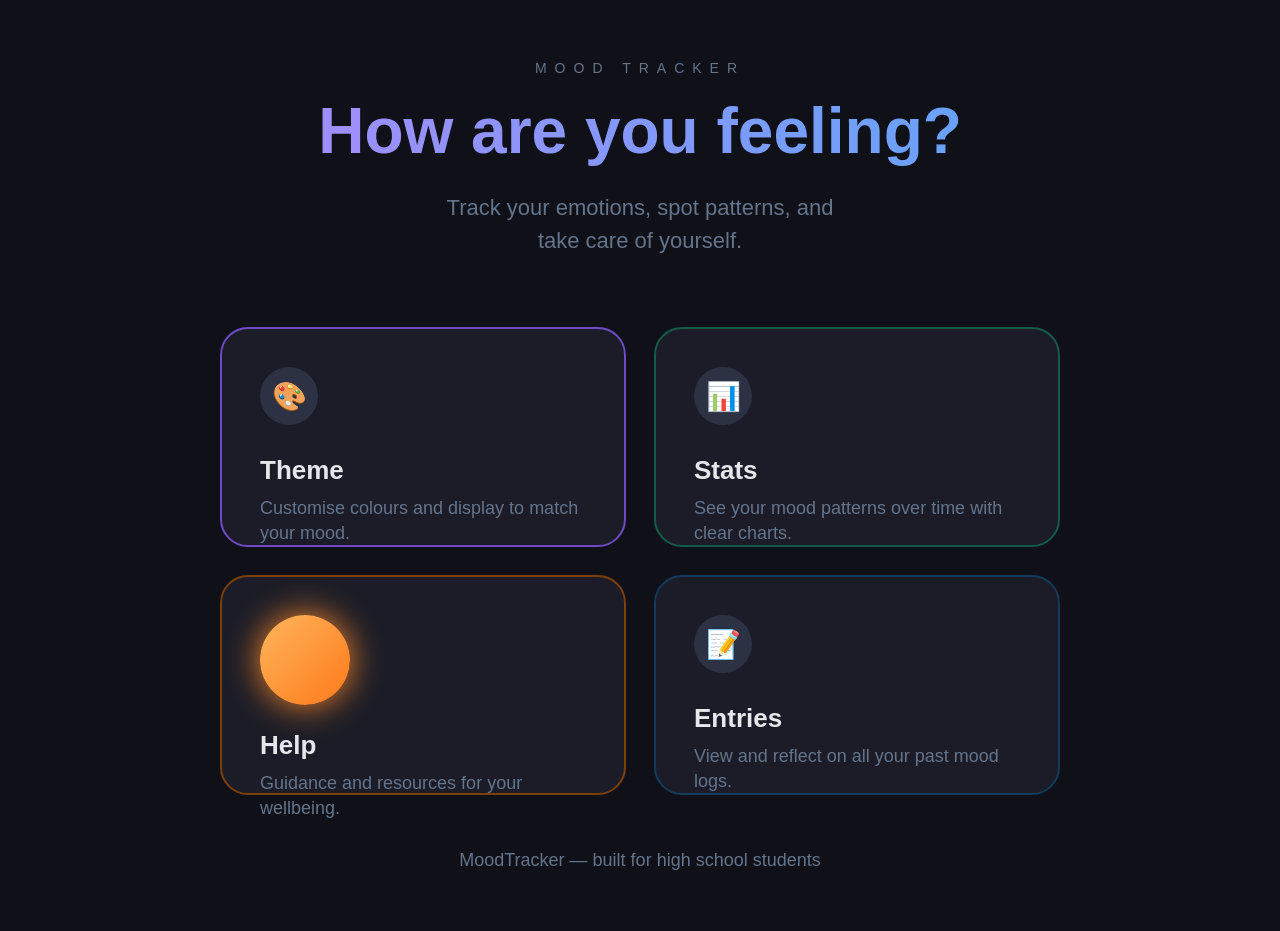
<file: index.html>
<!DOCTYPE html>
<html lang="en">
<head>
  <meta charset="UTF-8" />
  <meta name="viewport" content="width=device-width, initial-scale=1.0" />
  <title>Mood Tracker</title>
  <link rel="stylesheet" href="style.css" />
</head>
<body>
  <main class="container">
    <p class="label">MOOD TRACKER</p>

    <h1>How are you feeling?</h1>

    <p class="subtitle">
      Track your emotions, spot patterns, and<br />
      take care of yourself.
    </p>

    <section class="card-grid">
      <button class="card purple">
        <div class="icon">🎨</div>
        <h2>Theme</h2>
        <p>Customise colours and display to match your mood.</p>
      </button>

      <button class="card green">
        <div class="icon">📊</div>
        <h2>Stats</h2>
        <p>See your mood patterns over time with clear charts.</p>
      </button>

      <button class="card orange">
        <div class="glow"></div>
        <h2>Help</h2>
        <p>Guidance and resources for your wellbeing.</p>
      </button>

      <button class="card blue">
        <div class="icon">📝</div>
        <h2>Entries</h2>
        <p>View and reflect on all your past mood logs.</p>
      </button>
    </section>

    <footer>MoodTracker — built for high school students</footer>
  </main>

  <script src="script.js"></script>
</body>
</html>
</file>
<file: style.css>
* {
  margin: 0;
  padding: 0;
  box-sizing: border-box;
}

body {
  min-height: 100vh;
  font-family: Arial, sans-serif;
  background: #0f1018;
  color: #e5e7eb;
  display: flex;
  justify-content: center;
  align-items: center;
}

.container {
  width: 100%;
  max-width: 900px;
  padding: 60px 30px;
  text-align: center;
}

.label {
  letter-spacing: 8px;
  color: #64748b;
  font-size: 14px;
  margin-bottom: 20px;
}

h1 {
  font-size: 64px;
  line-height: 1.1;
  background: linear-gradient(90deg, #a78bfa, #60a5fa);
  -webkit-background-clip: text;
  -webkit-text-fill-color: transparent;
  margin-bottom: 25px;
}

.subtitle {
  color: #64748b;
  font-size: 22px;
  line-height: 1.5;
  margin-bottom: 70px;
}

.card-grid {
  display: grid;
  grid-template-columns: repeat(2, 1fr);
  gap: 28px;
}

.card {
  height: 220px;
  background: #1b1c27;
  border-radius: 28px;
  padding: 38px;
  border: 2px solid transparent;
  text-align: left;
  color: inherit;
  cursor: pointer;
  transition: 0.25s ease;
}

.card:hover {
  transform: translateY(-6px);
}

.purple {
  border-color: #6d4bc4;
}

.green {
  border-color: #145c47;
}

.orange {
  border-color: #7c3f0a;
}

.blue {
  border-color: #123b5c;
}

.icon {
  width: 58px;
  height: 58px;
  border-radius: 50%;
  background: #2d3144;
  display: flex;
  justify-content: center;
  align-items: center;
  font-size: 28px;
  margin-bottom: 30px;
}

.glow {
  width: 90px;
  height: 90px;
  border-radius: 50%;
  background: linear-gradient(135deg, #ffb45c, #ff7a1a);
  box-shadow: 0 0 35px #ff8a2a;
  margin-bottom: 25px;
}

.card h2 {
  font-size: 26px;
  margin-bottom: 10px;
}

.card p {
  color: #64748b;
  font-size: 18px;
  line-height: 1.35;
}

footer {
  color: #64748b;
  font-size: 18px;
  margin-top: 55px;
}

@media (max-width: 700px) {
  h1 {
    font-size: 42px;
  }

  .subtitle {
    font-size: 18px;
  }

  .card-grid {
    display: grid;
    grid-template-columns: repeat(2, minmax(0, 1fr));
    gap: 18px;
    width: 100%;
  }

  .card {
    width: 100%;
    height: auto;
    padding: 24px;
  }
}
</file>
